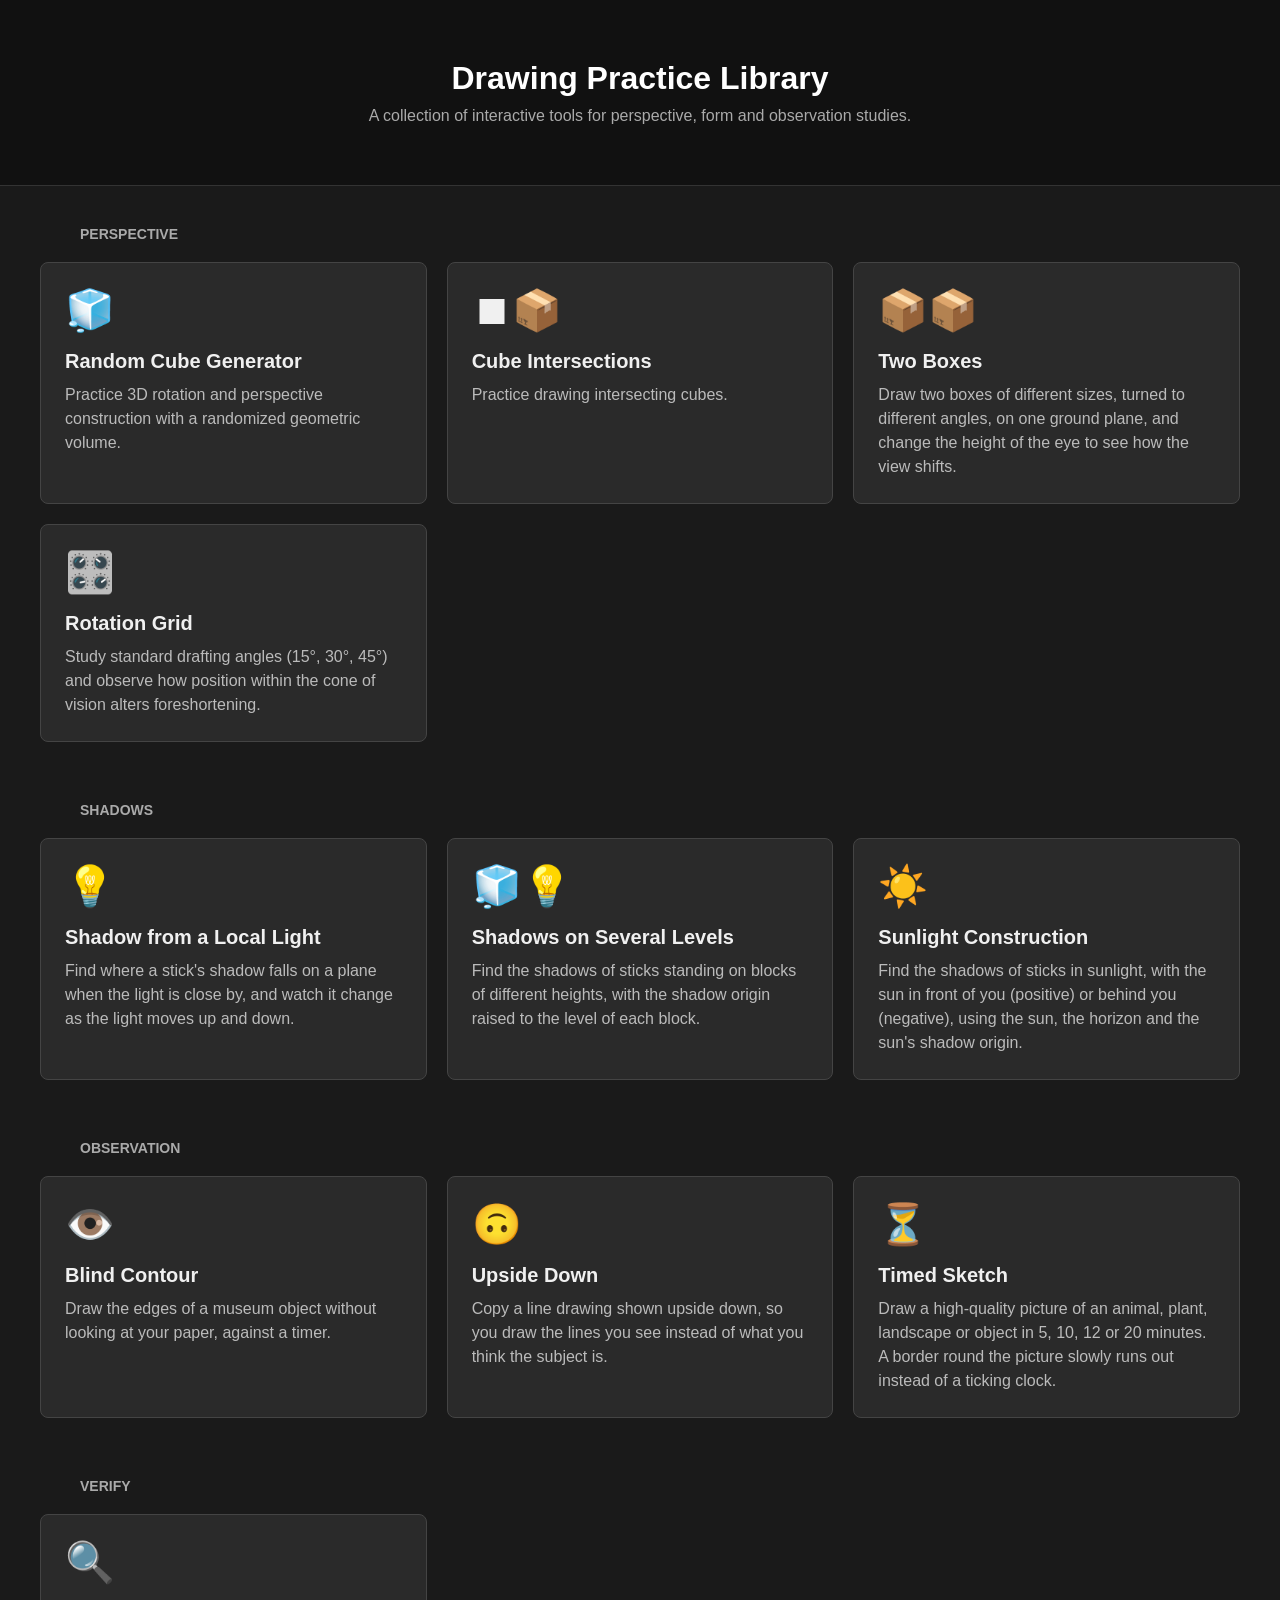
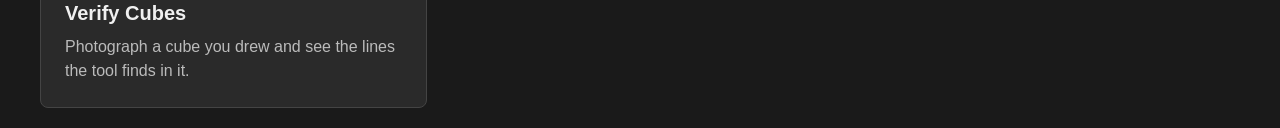
<file: index.html>
<!DOCTYPE html>
<html lang="en">
<head>
    <meta charset="UTF-8">
    <meta name="viewport" content="width=device-width, initial-scale=1.0">
    <title>My Drawing Tools Library</title>
    <link rel="stylesheet" href="css/shared-layout.css">
</head>
<body>

    <header>
        <h1>Drawing Practice Library</h1>
        <p>A collection of interactive tools for perspective, form and observation studies.</p>
    </header>

    <main id="library"></main>

    <script type="module" src="js-core/Library.js"></script>

</body>
</html>
</file>
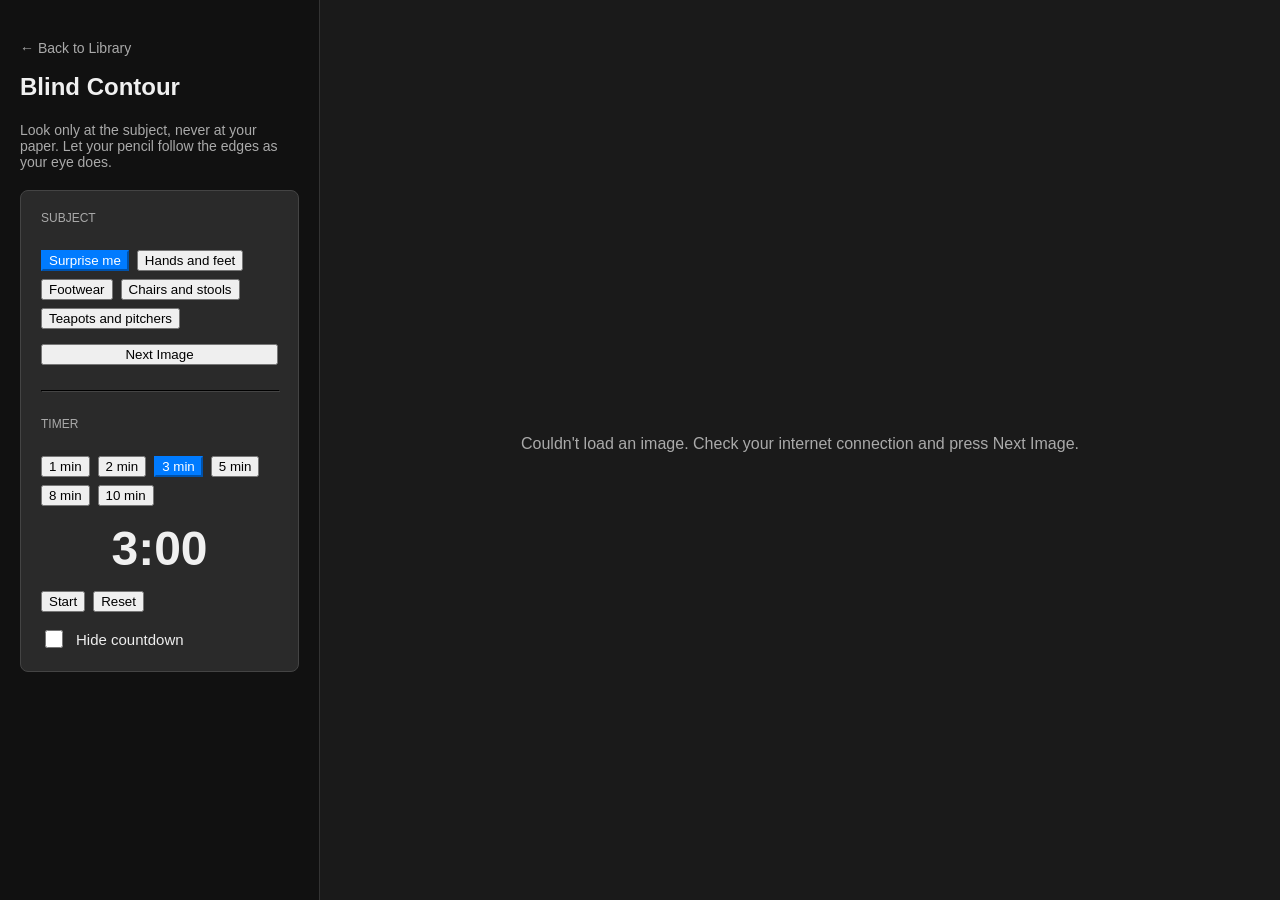
<file: tools/blind-contour/index.html>
<!DOCTYPE html>
<html lang="en">
<head>
    <meta charset="UTF-8">
    <meta name="viewport" content="width=device-width, initial-scale=1.0">
    <title>Blind Contour | Drawing Tools</title>
    <link rel="stylesheet" href="../../css/shared-layout.css">
</head>
<body>
    <div class="app-container">

        <!-- COLUMN 1: The Left Sidebar -->
        <div id="sidebar">
            <a href="../../index.html" class="back-link">← Back to Library</a>
            <h1>Blind Contour</h1>
            <p class="tool-description">Look only at the subject, never at your paper. Let your pencil follow the edges as your eye does.</p>

            <div class="control-panel">
                <div class="section-label">Subject</div>
                <!-- Buttons are added by tool.js from subjects.json -->
                <div id="category-buttons" class="button-row"></div>
                <button id="next-btn">Next Image</button>

                <hr class="divider">

                <div class="section-label">Timer</div>
                <div id="timer-buttons" class="button-row">
                    <button data-seconds="60">1 min</button>
                    <button data-seconds="120">2 min</button>
                    <button data-seconds="180">3 min</button>
                    <button data-seconds="300">5 min</button>
                    <button data-seconds="480">8 min</button>
                    <button data-seconds="600">10 min</button>
                </div>
                <div id="timer-display" class="timer-display">3:00</div>
                <div class="button-row">
                    <button id="start-btn">Start</button>
                    <button id="reset-btn">Reset</button>
                </div>
                <div class="control-group">
                    <label><input type="checkbox" id="hide-countdown-toggle"> Hide countdown</label>
                </div>
            </div>
        </div>

        <!-- COLUMN 2: The Reference Image -->
        <div class="reference-area">
            <img id="reference-image" class="reference-image" alt="Reference subject to draw">
            <p id="reference-message" class="reference-message">Loading…</p>
            <p id="reference-caption" class="reference-caption"></p>
        </div>

    </div>

    <script type="module" src="tool.js"></script>
</body>
</html>
</file>
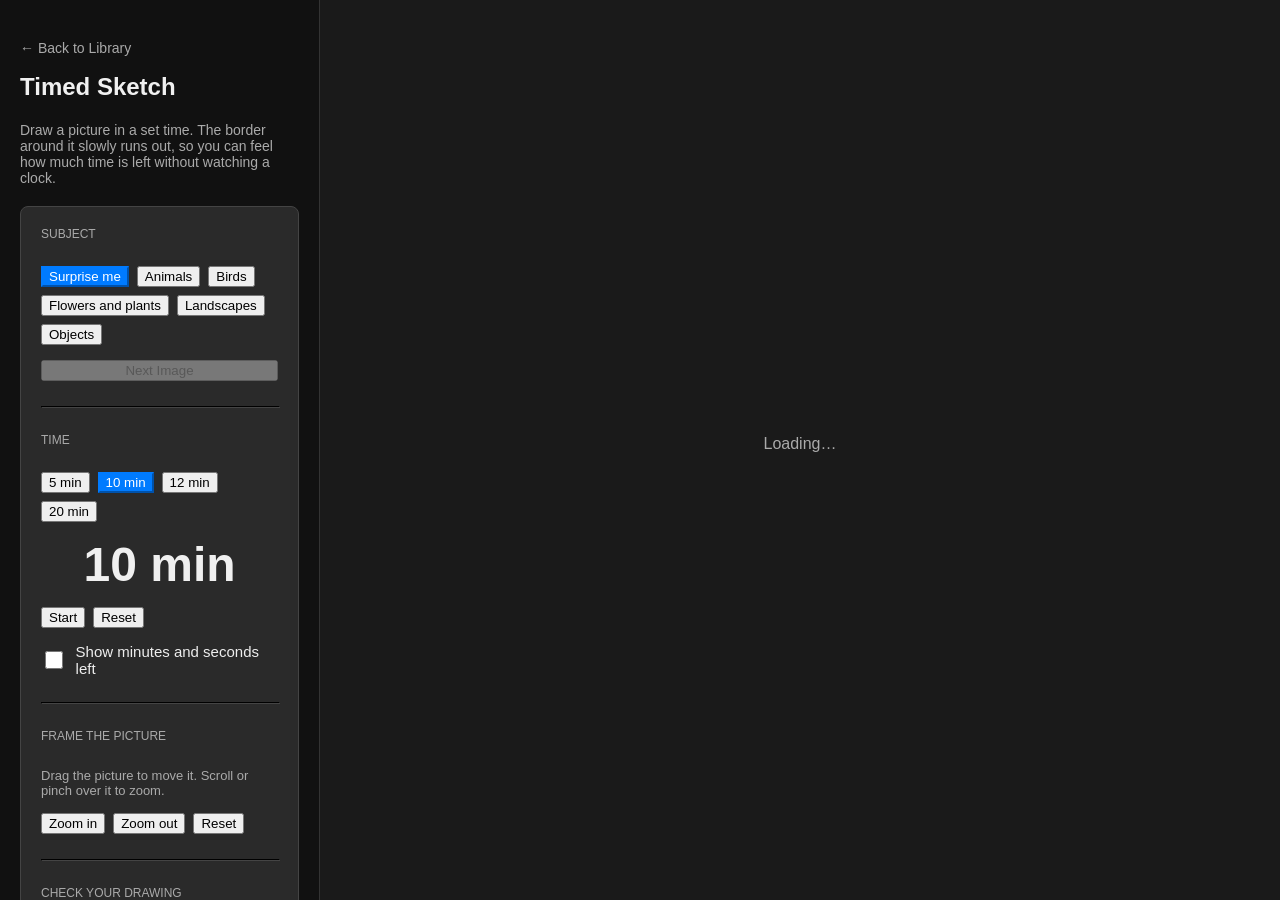
<file: tools/timed-sketch/index.html>
<!DOCTYPE html>
<html lang="en">
<head>
    <meta charset="UTF-8">
    <meta name="viewport" content="width=device-width, initial-scale=1.0">
    <title>Timed Sketch | Drawing Tools</title>
    <link rel="stylesheet" href="../../css/shared-layout.css">
</head>
<body>
    <div class="app-container">

        <!-- COLUMN 1: The Left Sidebar -->
        <div id="sidebar">
            <a href="../../index.html" class="back-link">← Back to Library</a>
            <h1>Timed Sketch</h1>
            <p class="tool-description">Draw a picture in a set time. The border around it slowly runs out, so you can feel how much time is left without watching a clock.</p>

            <div class="control-panel">
                <div class="section-label">Subject</div>
                <!-- Buttons are added by tool.js (the SUBJECTS list) -->
                <div id="category-buttons" class="button-row"></div>
                <button id="next-btn">Next Image</button>

                <hr class="divider">

                <div class="section-label">Time</div>
                <div id="timer-buttons" class="button-row">
                    <button data-seconds="300">5 min</button>
                    <button data-seconds="600">10 min</button>
                    <button data-seconds="720">12 min</button>
                    <button data-seconds="1200">20 min</button>
                </div>
                <div id="timer-display" class="timer-display">10 min</div>
                <div class="button-row">
                    <button id="start-btn">Start</button>
                    <button id="reset-btn">Reset</button>
                </div>
                <div class="control-group">
                    <label><input type="checkbox" id="show-countdown-toggle"> Show minutes and seconds left</label>
                </div>

                <hr class="divider">

                <div class="section-label">Frame the picture</div>
                <p class="small-note">Drag the picture to move it. Scroll or pinch over it to zoom.</p>
                <div class="button-row">
                    <button id="zoom-in-btn">Zoom in</button>
                    <button id="zoom-out-btn">Zoom out</button>
                    <button id="reset-view-btn">Reset</button>
                </div>

                <hr class="divider">

                <div class="section-label">Check your drawing</div>
                <div class="control-group">
                    <label><input type="checkbox" id="crosshair-toggle"> Show crosshair (splits the frame into quarters)</label>
                </div>
            </div>
        </div>

        <!-- COLUMN 2: The Reference Image, inside the border that runs out -->
        <div class="reference-area">
            <div id="timed-frame" class="timed-frame">
                <!-- The canvas: exactly as big as the picture first is. The picture moves and zooms inside it; the crosshair stays still -->
                <div id="pan-zoom" class="drawing-frame pan-zoom">
                    <img id="reference-image" class="reference-image visible" alt="Reference picture to draw" draggable="false">
                    <div id="crosshair" class="crosshair"></div>
                </div>
                <svg id="time-border" class="time-border"><rect id="time-border-line" pathLength="100"></rect></svg>
            </div>
            <p id="reference-message" class="reference-message">Loading…</p>
            <p id="reference-caption" class="reference-caption"></p>
        </div>

    </div>

    <script type="module" src="tool.js"></script>
</body>
</html>
</file>
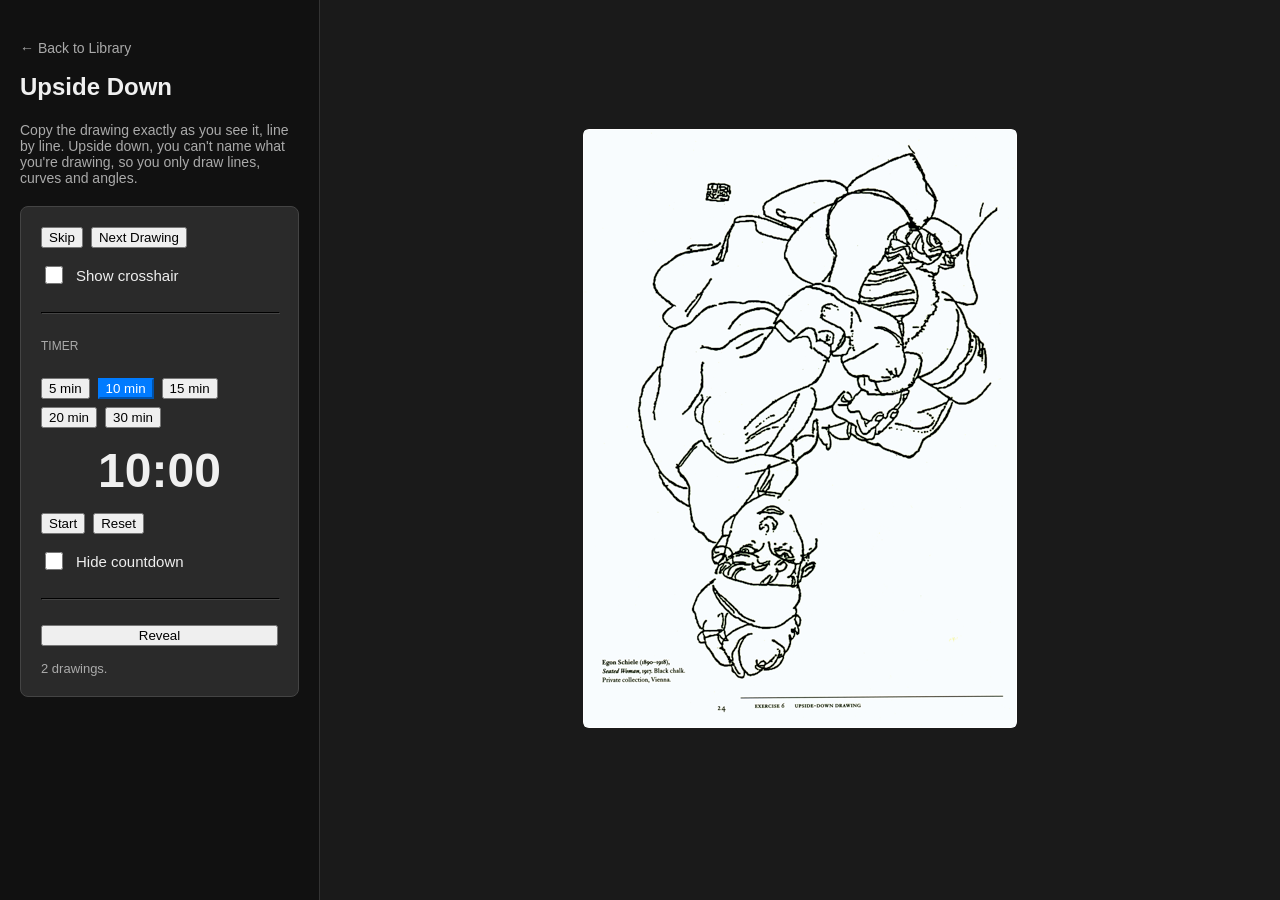
<file: tools/upside-down/index.html>
<!DOCTYPE html>
<html lang="en">
<head>
    <meta charset="UTF-8">
    <meta name="viewport" content="width=device-width, initial-scale=1.0">
    <title>Upside Down | Drawing Tools</title>
    <link rel="stylesheet" href="../../css/shared-layout.css">
</head>
<body>
    <div class="app-container">

        <!-- COLUMN 1: The Left Sidebar -->
        <div id="sidebar">
            <a href="../../index.html" class="back-link">← Back to Library</a>
            <h1>Upside Down</h1>
            <p class="tool-description">Copy the drawing exactly as you see it, line by line. Upside down, you can't name what you're drawing, so you only draw lines, curves and angles.</p>

            <div class="control-panel">
                <div class="button-row">
                    <button id="skip-btn">Skip</button>
                    <button id="next-btn">Next Drawing</button>
                </div>
                <div class="control-group">
                    <label><input type="checkbox" id="crosshair-toggle"> Show crosshair</label>
                </div>

                <hr class="divider">

                <div class="section-label">Timer</div>
                <div id="timer-buttons" class="button-row">
                    <button data-seconds="300">5 min</button>
                    <button data-seconds="600">10 min</button>
                    <button data-seconds="900">15 min</button>
                    <button data-seconds="1200">20 min</button>
                    <button data-seconds="1800">30 min</button>
                </div>
                <div id="timer-display" class="timer-display">10:00</div>
                <div class="button-row">
                    <button id="start-btn">Start</button>
                    <button id="reset-btn">Reset</button>
                </div>
                <div class="control-group">
                    <label><input type="checkbox" id="hide-countdown-toggle"> Hide countdown</label>
                </div>

                <hr class="divider">

                <button id="reveal-btn" disabled>Reveal</button>
                <div id="rating-panel" hidden>
                    <div class="section-label">Rate this drawing to copy</div>
                    <div id="rating-buttons" class="button-row">
                        <button data-rating="1">1</button>
                        <button data-rating="2">2</button>
                        <button data-rating="3">3</button>
                        <button data-rating="4">4</button>
                        <button data-rating="5">5</button>
                    </div>
                    <p class="small-note">1 = don't show me this again, 5 = show me more like it.</p>
                </div>

                <p id="library-note" class="small-note"></p>
            </div>
        </div>

        <!-- COLUMN 2: The Drawing (saved upside down; Reveal turns it upright) -->
        <div class="reference-area" id="reference-area">
            <div class="drawing-frame">
                <img id="reference-image" class="reference-image protected-image" alt="" draggable="false">
                <div id="crosshair" class="crosshair"></div>
            </div>
            <p id="reference-message" class="reference-message">Loading…</p>
            <p id="reference-caption" class="reference-caption"></p>
        </div>

    </div>

    <script type="module" src="tool.js"></script>
</body>
</html>
</file>
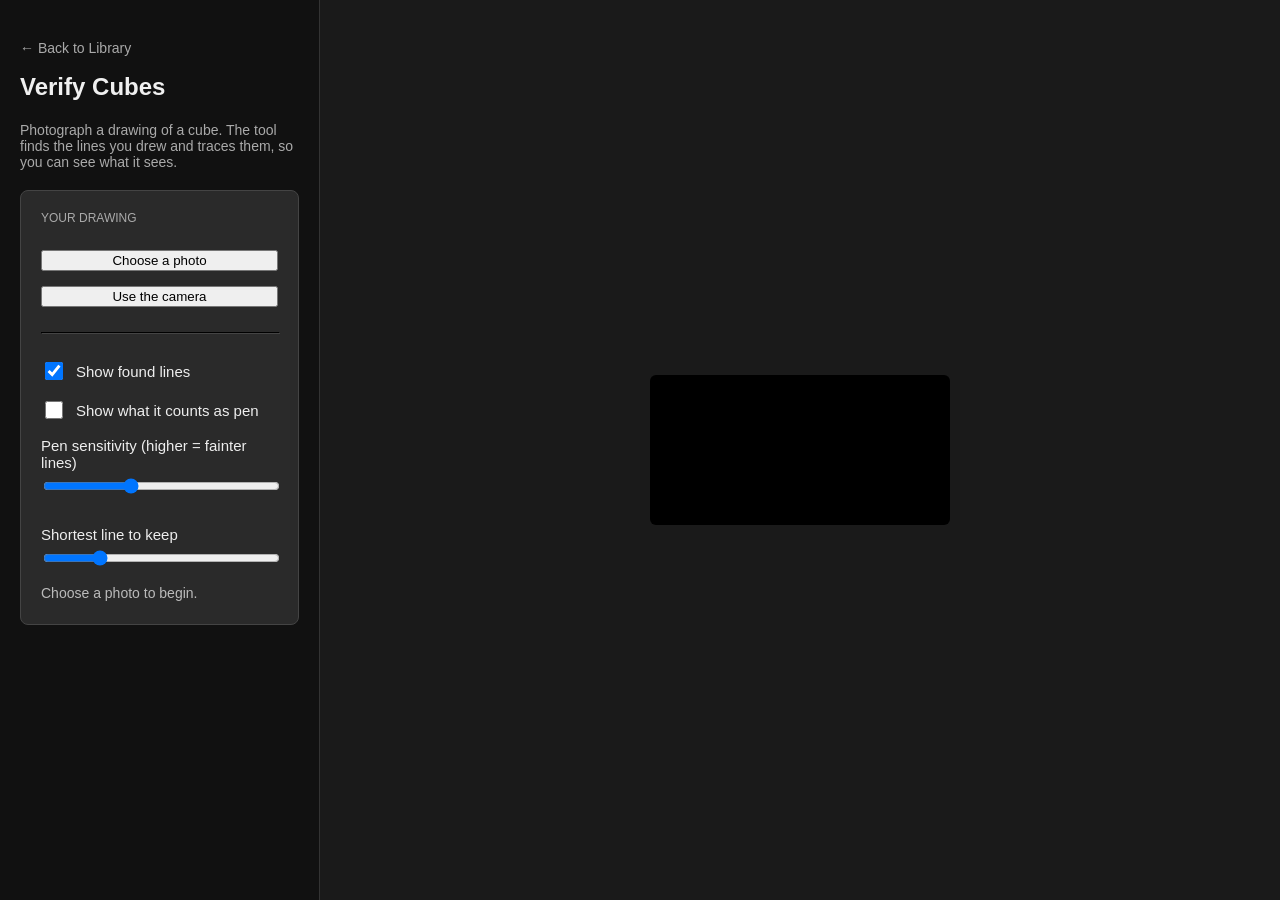
<file: tools/verify-cubes/index.html>
<!DOCTYPE html>
<html lang="en">
<head>
    <meta charset="UTF-8">
    <meta name="viewport" content="width=device-width, initial-scale=1.0">
    <title>Verify Cubes | Drawing Tools</title>
    <link rel="stylesheet" href="../../css/shared-layout.css">
</head>
<body>
    <div class="app-container">

        <!-- COLUMN 1: The Left Sidebar -->
        <div id="sidebar">
            <a href="../../index.html" class="back-link">← Back to Library</a>
            <h1>Verify Cubes</h1>
            <p class="tool-description">Photograph a drawing of a cube. The tool finds the lines you drew and traces them, so you can see what it sees.</p>

            <div class="control-panel">
                <div class="section-label">Your drawing</div>
                <button id="choose-btn">Choose a photo</button>
                <input type="file" id="photo-input" accept="image/*" class="file-input">
                <button id="camera-btn">Use the camera</button>
                <button id="capture-btn" class="hidden">Capture photo</button>

                <hr class="divider">

                <div class="control-group">
                    <label><input type="checkbox" id="outlines-toggle" checked> Show found lines</label>
                </div>
                <div class="control-group">
                    <label><input type="checkbox" id="ink-toggle"> Show what it counts as pen</label>
                </div>

                <div class="control-group slider-group">
                    <label for="sensitivity-slider">Pen sensitivity (higher = fainter lines)</label>
                    <!-- How much darker than the paper around it a pixel must be: left = faint pencil, right = only dark pen -->
                    <input type="range" id="sensitivity-slider" min="5" max="60" step="1" value="25">
                </div>
                <div class="control-group slider-group">
                    <label for="min-length-slider">Shortest line to keep</label>
                    <input type="range" id="min-length-slider" min="20" max="200" step="5" value="60">
                </div>

                <p id="status" class="status">Choose a photo to begin.</p>
            </div>
        </div>

        <!-- COLUMN 2: The Photo -->
        <div class="reference-area">
            <div id="stage" class="verify-stage">
                <video id="camera-video" autoplay playsinline muted></video>
                <canvas id="photo-canvas"></canvas>
                <canvas id="ink-canvas" class="ink-canvas"></canvas>
                <svg id="outline-layer" class="outline-layer"></svg>
            </div>
        </div>

    </div>

    <script type="module" src="tool.js"></script>
</body>
</html>
</file>
<file: css/shared-layout.css>
/* ========================================= */
/* 1. GLOBAL STYLES (Used everywhere)        */
/* ========================================= */
body {
    margin: 0;
    padding: 0;
    font-family: sans-serif;
    background-color: #1a1a1a;
    color: #f0f0f0;
}

/* ========================================= */
/* 2. HOME PAGE (Library Menu)               */
/* ========================================= */
header {
    text-align: center;
    padding: 60px 20px;
    background-color: #111;
    border-bottom: 1px solid #333;
}

header h1 { margin: 0 0 10px 0; color: #fff; }
header p { color: #aaa; margin: 0; }

.category-heading {
    max-width: 1200px;
    margin: 40px auto 0 auto;
    padding: 0 40px;
    box-sizing: border-box;
    font-size: 14px;
    color: #aaa;
    text-transform: uppercase;
}

.tools-grid {
    display: grid;
    grid-template-columns: repeat(auto-fill, minmax(300px, 1fr));
    gap: 20px;
    padding: 20px 40px;
    max-width: 1200px;
    margin: 0 auto;
}

.tool-card {
    background-color: #2a2a2a;
    border: 1px solid #444;
    border-radius: 8px;
    padding: 24px;
    text-decoration: none;
    color: inherit;
    transition: transform 0.2s, border-color 0.2s;
    display: flex;
    flex-direction: column;
}

.tool-card:hover { transform: translateY(-5px); border-color: #007bff; }
.card-icon { font-size: 40px; margin-bottom: 16px; }
.tool-card h2 { margin: 0 0 10px 0; font-size: 20px; }
.tool-card p { margin: 0; color: #bbb; line-height: 1.5; }


/* ========================================= */
/* 3. TOOL PAGES (Shared App Layout)         */
/* ========================================= */
.app-container {
    display: flex;
    height: 100vh;      /* the page itself never scrolls: the sidebar and the main area each scroll on their own */
    width: 100%;
    overflow: hidden;
}

#sidebar {
    width: 320px;
    flex-shrink: 0;
    padding: 40px 20px;
    background-color: #111;
    border-right: 1px solid #333;
    box-sizing: border-box;
    display: flex;
    flex-direction: column;
    overflow-y: auto;
}

#sidebar h1 { margin: 0 0 20px 0; font-size: 24px; line-height: 1.3; }

/* The main area scrolls on its own: the Drawing View fills the window, the two small views are below it */
.canvas-grid {
    display: flex;
    flex-wrap: wrap;
    gap: 20px;
    padding: 20px;
    align-content: flex-start;
    flex: 1;
    min-width: 0;
    overflow-y: auto;
    box-sizing: border-box;
}

.back-link {
    color: #aaa;
    text-decoration: none;
    display: block;
    margin-bottom: 15px;
    font-size: 14px;
}
.back-link:hover { color: #fff; }

.control-panel {
    background-color: #2a2a2a;
    padding: 20px;
    border-radius: 8px;
    border: 1px solid #444;
    display: flex;
    flex-direction: column;
    gap: 15px;
}

#generate-btn { width: 100%; margin-bottom: 15px; }
.control-group { display: flex; align-items: center; color: #eee; font-size: 15px; }
.control-group label { cursor: pointer; user-select: none; display: flex; align-items: center; gap: 10px; }
input[type="checkbox"], input[type="radio"] { width: 18px; height: 18px; cursor: pointer; }

.view-box {
    background-color: #000;
    border-radius: 8px;
    overflow: hidden;
    box-shadow: 0 4px 15px rgba(0,0,0,0.5);
    position: relative; 
}

.main-view {
    flex: 1 1 100%;
    min-width: 0;
    height: calc(100vh - 40px);   /* the whole visible area (minus the main area's padding) */
    min-height: 300px;
}

.sub-view { flex: 0 0 400px; width: 400px; height: 400px; }

.view-box h3 {
    position: absolute; 
    top: 10px;
    left: 15px;
    margin: 0;
    padding: 5px 10px;
    background-color: rgba(0, 0, 0, 0.7);
    border-radius: 4px;
    font-size: 14px;
    z-index: 10;
    pointer-events: none;
}

canvas { display: block; }
canvas.pannable { cursor: grab; }

/* Vertex inspector overlay on the Drawing View (js-core/VertexInspector.js) */
.vertex-inspector { position: absolute; top: 0; left: 0; width: 100%; height: 100%; display: none; }
.vertex-inspector.active { display: block; }
.vertex-inspector.over-vertex { cursor: pointer; }
.vertex-inspector line, .vertex-inspector path, .vertex-inspector circle { fill: none; stroke-linecap: round; filter: drop-shadow(0 0 2px #000) drop-shadow(0 0 2px #000); }
.crosshair { stroke: #ff9900; stroke-width: 1.5; stroke-dasharray: 8 5; }
.vertex-hover { stroke: rgba(255, 255, 255, 0.7); stroke-width: 2; r: 8; }
.vertex-selected { fill: #fff !important; stroke: #ff9900; stroke-width: 2; r: 5; }
.vertex-edge { stroke: #fff; stroke-width: 3; }
.vertex-arc { stroke: #ff9900; stroke-width: 2; }
.vertex-label { fill: #fff; font-size: 15px; font-weight: bold; stroke: #000; stroke-width: 4; paint-order: stroke; pointer-events: none; }

/* Edge inspector overlay on the Drawing View (js-core/EdgeInspector.js) */
.edge-inspector { position: absolute; top: 0; left: 0; width: 100%; height: 100%; display: none; }
.edge-inspector.active { display: block; }
.edge-inspector.over-edge { cursor: pointer; }
.edge-inspector line, .edge-inspector path { fill: none; stroke-linecap: round; filter: drop-shadow(0 0 2px #000) drop-shadow(0 0 2px #000); }
.edge-hover { stroke: rgba(255, 255, 255, 0.6); stroke-width: 5; }
.edge-reference { stroke: #fff; stroke-width: 4; }
.edge-target { stroke: #ff9900; stroke-width: 4; }
.edge-ruler { stroke: #ff9900; stroke-width: 2; }
.edge-label { fill: #fff; font-size: 15px; font-weight: bold; text-anchor: middle; stroke: #000; stroke-width: 4; paint-order: stroke; pointer-events: none; }
.edge-label-target { fill: #ff9900; }
.edge-label-other { font-size: 13px; fill: #ccc; }

/* Verify panel (js-core/Verify.js) */
#verify-btn { width: 100%; }
.verify-modal { position: fixed; inset: 0; background: rgba(0, 0, 0, 0.75); display: none; align-items: center; justify-content: center; z-index: 100; }
.verify-modal.open { display: flex; }
.verify-panel { background: #1a1a1a; border: 1px solid #444; border-radius: 8px; padding: 20px; width: min(1100px, 94vw); max-height: 94vh; overflow: auto; box-sizing: border-box; }
.verify-header { display: flex; justify-content: space-between; align-items: center; }
.verify-header h2 { margin: 0; font-size: 20px; }
.verify-hint { color: #bbb; font-size: 14px; line-height: 1.5; margin: 10px 0 15px 0; }
.verify-body { display: flex; gap: 20px; align-items: flex-start; }
.verify-photo { position: relative; flex: 1; min-width: 0; background: #000; border-radius: 6px; overflow: hidden; }
.verify-photo video, .verify-photo canvas { width: 100%; display: block; }
.verify-marks { position: absolute; top: 0; left: 0; width: 100%; height: 100%; cursor: crosshair; }
.verify-marks line, .verify-marks circle { filter: drop-shadow(0 0 2px #000); }
.mark-dot { fill: #fff; stroke: #ff9900; stroke-width: 2; r: 6; }
.mark-number { fill: #fff; font-size: 24px; font-weight: bold; stroke: #000; stroke-width: 5; paint-order: stroke; pointer-events: none; }
.mark-true { stroke: #44ff44; stroke-width: 3; stroke-linecap: round; }
.mark-hidden, .guide-hidden { stroke-dasharray: 8 6; opacity: 0.7; }
.mark-miss { stroke: #ff9900; stroke-width: 3; stroke-linecap: round; }
.verify-guide { width: 220px; height: 220px; flex-shrink: 0; background: #2a2a2a; border: 1px solid #444; border-radius: 6px; }
.guide-edge { stroke: #aaa; stroke-width: 2; }
.guide-dot { stroke: #000; stroke-width: 1; }
.guide-todo { fill: #555; }
.guide-done { fill: #3a7d3a; }
.guide-next { fill: #ff9900; }
.guide-number { fill: #fff; font-size: 12px; font-weight: bold; text-anchor: middle; pointer-events: none; }
.verify-actions { display: flex; gap: 10px; margin-top: 15px; }

/* ========================================= */
/* 4. SIDEBAR PARTS (used by tool pages)     */
/* ========================================= */
.tool-description { color: #aaa; font-size: 14px; margin: 0 0 20px 0; }
.section-label { color: #aaa; font-size: 12px; margin-bottom: 10px; text-transform: uppercase; }
.divider { border-color: #444; width: 100%; margin: 10px 0; }
.slider-group { flex-direction: column; align-items: flex-start; }
.slider-group + .slider-group { margin-top: 15px; }
.slider-group label { margin-bottom: 5px; }
.slider-group input[type="range"] { width: 100%; }

/* ========================================= */
/* 5. OBSERVATION TOOLS (tools/blind-contour) */
/* ========================================= */
.button-row { display: flex; flex-wrap: wrap; gap: 8px; }
.button-row button.active { background-color: #007bff; border-color: #007bff; color: #fff; }
.timer-display { font-size: 48px; font-weight: bold; text-align: center; font-variant-numeric: tabular-nums; }
.timer-display.finished { color: #ff9900; }

.reference-area {
    flex-grow: 1;
    overflow-y: auto;
    display: flex;
    flex-direction: column;
    align-items: center;
    justify-content: center;
    padding: 30px;
    box-sizing: border-box;
    min-width: 0;
}
.reference-image { display: none; max-width: 100%; max-height: calc(100vh - 140px); border-radius: 6px; background: #fff; }
.reference-image.visible { display: block; }
.reference-message { color: #aaa; }
.reference-caption { color: #aaa; font-size: 13px; text-align: center; margin: 12px 0 0 0; max-width: 700px; }
.reference-caption a { color: #aaa; }

/* ========================================= */
/* 6. VERIFY TOOLS (tools/verify-cubes)      */
/* ========================================= */
.hidden { display: none !important; }
.file-input { display: none; }
.status { color: #bbb; font-size: 14px; line-height: 1.5; margin: 0; }

.verify-stage { position: relative; max-width: 100%; line-height: 0; background: #000; border-radius: 6px; overflow: hidden; }
.verify-stage video { display: none; max-width: 100%; max-height: calc(100vh - 60px); }
.verify-stage video.visible { display: block; }
.verify-stage canvas { max-width: 100%; max-height: calc(100vh - 60px); }
.verify-stage .ink-canvas, .outline-layer { position: absolute; top: 0; left: 0; width: 100%; height: 100%; }
.outline-layer { pointer-events: none; }
.outline-line { stroke: #00e5ff; stroke-width: 3; stroke-linecap: round; filter: drop-shadow(0 0 2px #000); }

/* Upside Down tool: pictures are saved upside down, so Reveal rotates them upright. They are never clickable or draggable. */
.protected-image { pointer-events: none; user-select: none; -webkit-user-drag: none; -webkit-touch-callout: none; }
.reference-image.revealed { transform: rotate(180deg); }
.small-note { color: #aaa; font-size: 13px; margin: 0; }

/* Upside Down crosshair: a thin grey cross over the middle of the drawing (the frame is exactly as big as the picture) */
.drawing-frame { position: relative; display: block; width: fit-content; max-width: 100%; }
.crosshair { position: absolute; inset: 0; pointer-events: none; display: none; }
.crosshair.on { display: block; }
.crosshair::before, .crosshair::after { content: ""; position: absolute; background: #808080; opacity: 0.85; }
.crosshair::before { left: 50%; top: 0; bottom: 0; width: 2px; transform: translateX(-50%); }
.crosshair::after { top: 50%; left: 0; right: 0; height: 2px; transform: translateY(-50%); }

/* Two Boxes walkthrough: construction lines drawn over the Drawing View, and the step text in the sidebar */
.step-overlay { position: absolute; top: 0; left: 0; pointer-events: none; }
.walk-panel { display: flex; flex-direction: column; gap: 10px; }
.walk-count { color: #aaa; font-size: 12px; text-transform: uppercase; letter-spacing: 0.05em; }
.walk-title { margin: 0; font-size: 16px; }
.walk-text { margin: 0; color: #eee; font-size: 14px; line-height: 1.45; }
.walk-zoom { font-size: 13px; }

/* Timed Sketch: a thin border around the picture that runs out as the time does.
   The frame is exactly as big as the picture plus a gap; the SVG line is drawn by tool.js. */
.timed-frame { position: relative; display: none; padding: 14px; line-height: 0; }
.timed-frame.visible { display: block; }
.timed-frame .reference-image { max-height: calc(100vh - 170px); }
.time-border { position: absolute; inset: 0; width: 100%; height: 100%; pointer-events: none; overflow: visible; }
.time-border rect { fill: none; stroke: #8a96a3; stroke-width: 4; stroke-linecap: butt; transition: stroke-dasharray 0.5s linear; }
/* Timed Sketch: the picture can be moved and zoomed inside its frame (the frame and crosshair stay still) */
.pan-zoom { overflow: hidden; border-radius: 6px; cursor: grab; touch-action: none; }
.pan-zoom.dragging { cursor: grabbing; }
.pan-zoom .reference-image { transform-origin: 0 0; border-radius: 0; user-select: none; -webkit-user-drag: none; }
</file>
